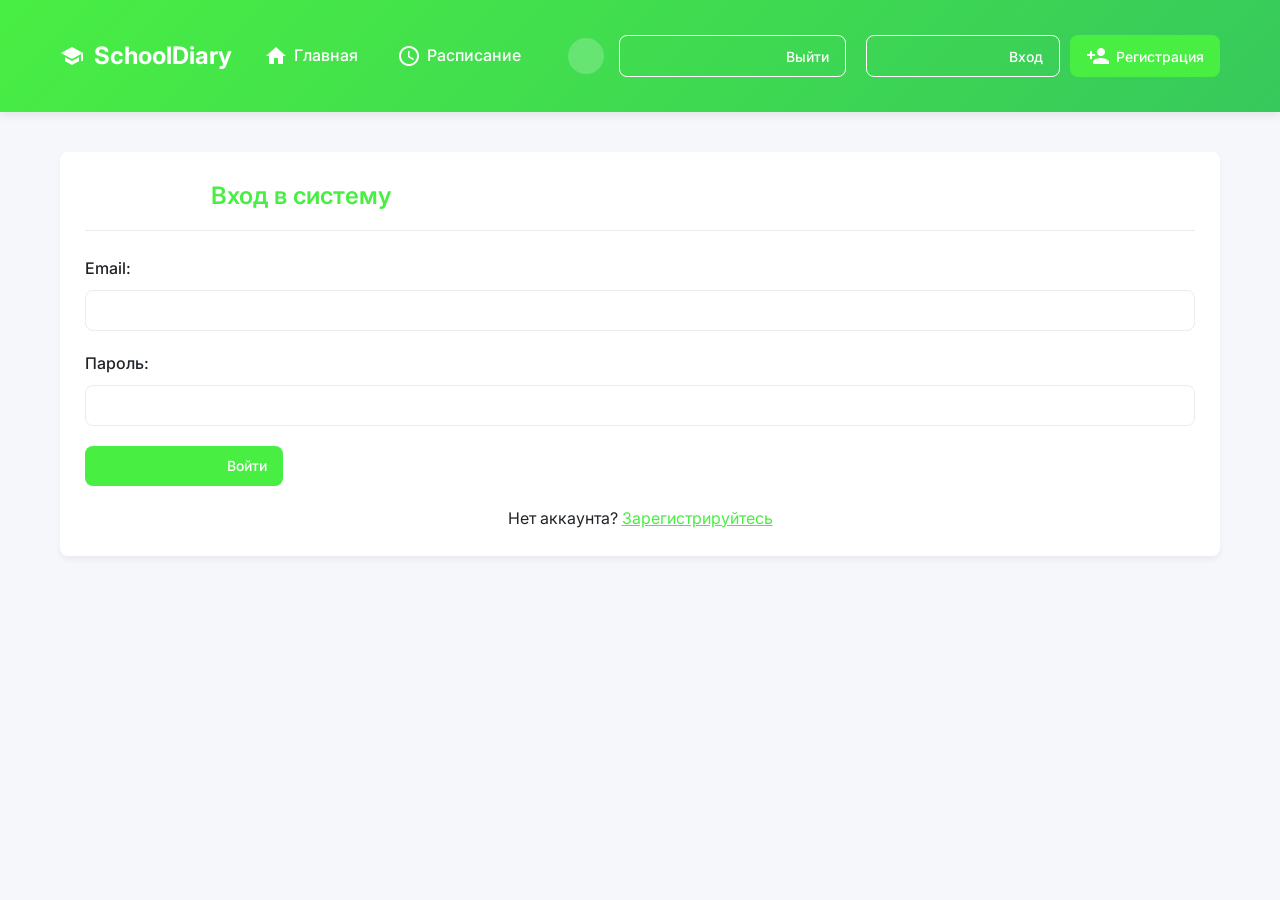
<file: e-diary.html>
<!DOCTYPE html>
<html lang="ru">
<head>
    <meta charset="UTF-8">
    <meta name="viewport" content="width=device-width, initial-scale=1.0">
    <title>Электронный дневник | SchoolDiary</title>
    <link href="https://fonts.googleapis.com/css2?family=Inter:wght@300;400;500;600;700&display=swap" rel="stylesheet">
    <style>
        :root {
            --primary: #49ee43;
            --primary-light: #eef2ff;
            --secondary: #37c95c;
            --success: #85f04c;
            --danger: #f72585;
            --warning: #f8961e;
            --info: #48efa9;
            --dark: #212529;
            --light: #f8f9fa;
            --gray: #6c757d;
            --gray-light: #e9ecef;
            --white: #ffffff;
            --border-radius: 8px;
            --box-shadow: 0 4px 6px rgba(0, 0, 0, 0.05);
            --transition: all 0.3s ease;
        }

        * {
            box-sizing: border-box;
            margin: 0;
            padding: 0;
            font-family: 'Inter', sans-serif;
        }
        
        body {
            background-color: #f5f7fb;
            color: var(--dark);
            line-height: 1.6;
        }
        
        .container {
            max-width: 1200px;
            margin: 0 auto;
            padding: 20px;
        }
        
        header {
            background: linear-gradient(135deg, var(--primary), var(--secondary));
            color: var(--white);
            padding: 15px 0;
            box-shadow: 0 2px 10px rgba(0, 0, 0, 0.1);
            position: sticky;
            top: 0;
            z-index: 100;
        }
        
        .header-content {
            display: flex;
            justify-content: space-between;
            align-items: center;
        }
        
        .logo {
            font-size: 24px;
            font-weight: 700;
            display: flex;
            align-items: center;
            gap: 10px;
        }
        
        .logo-icon {
            font-size: 28px;
        }
        
        nav ul {
            display: flex;
            list-style: none;
            gap: 15px;
        }
        
        nav ul li a {
            color: var(--white);
            text-decoration: none;
            font-weight: 500;
            padding: 8px 12px;
            border-radius: var(--border-radius);
            transition: var(--transition);
            display: flex;
            align-items: center;
            gap: 6px;
        }
        
        nav ul li a:hover {
            background-color: rgba(255, 255, 255, 0.15);
        }
        
        nav ul li a i {
            font-size: 18px;
        }
        
        .user-info {
            display: flex;
            align-items: center;
            gap: 15px;
        }
        
        .user-avatar {
            width: 36px;
            height: 36px;
            border-radius: 50%;
            background-color: rgba(255, 255, 255, 0.2);
            display: flex;
            align-items: center;
            justify-content: center;
            font-weight: 600;
        }
        
        .auth-buttons {
            display: flex;
            gap: 10px;
        }
        
        .btn {
            display: inline-flex;
            align-items: center;
            justify-content: center;
            gap: 6px;
            background-color: var(--primary);
            color: var(--white);
            border: none;
            padding: 8px 16px;
            border-radius: var(--border-radius);
            cursor: pointer;
            font-size: 14px;
            font-weight: 500;
            transition: var(--transition);
            text-decoration: none;
        }
        
        .btn:hover {
            transform: translateY(-2px);
            box-shadow: 0 4px 8px rgba(0, 0, 0, 0.1);
        }
        
        .btn-outline {
            background-color: transparent;
            border: 1px solid var(--white);
        }
        
        .btn-outline:hover {
            background-color: rgba(255, 255, 255, 0.1);
        }
        
        .btn-success {
            background-color: var(--success);
        }
        
        .btn-danger {
            background-color: var(--danger);
        }
        
        .btn-warning {
            background-color: var(--warning);
        }
        
        .btn-info {
            background-color: var(--info);
        }
        
        .btn-light {
            background-color: var(--light);
            color: var(--dark);
        }
        
        .page {
            background-color: var(--white);
            border-radius: var(--border-radius);
            padding: 25px;
            margin-top: 20px;
            box-shadow: var(--box-shadow);
            animation: fadeIn 0.4s ease-out;
        }
        
        @keyframes fadeIn {
            from { opacity: 0; transform: translateY(10px); }
            to { opacity: 1; transform: translateY(0); }
        }
        
        .page-header {
            display: flex;
            justify-content: space-between;
            align-items: center;
            margin-bottom: 25px;
            padding-bottom: 15px;
            border-bottom: 1px solid var(--gray-light);
        }
        
        .page-title {
            color: var(--primary);
            font-size: 24px;
            font-weight: 600;
        }
        
        .form-group {
            margin-bottom: 20px;
        }
        
        .form-label {
            display: block;
            margin-bottom: 8px;
            font-weight: 500;
            color: var(--dark);
        }
        
        .form-control {
            width: 100%;
            padding: 10px 12px;
            border: 1px solid var(--gray-light);
            border-radius: var(--border-radius);
            font-size: 15px;
            transition: var(--transition);
        }
        
        .form-control:focus {
            border-color: var(--primary);
            outline: none;
            box-shadow: 0 0 0 3px rgba(67, 97, 238, 0.15);
        }
        
        textarea.form-control {
            min-height: 120px;
            resize: vertical;
        }
        
        .alert {
            padding: 12px 16px;
            margin-bottom: 20px;
            border-radius: var(--border-radius);
            animation: slideIn 0.3s ease-out;
            display: flex;
            align-items: center;
            gap: 10px;
        }
        
        @keyframes slideIn {
            from { transform: translateX(20px); opacity: 0; }
            to { transform: translateX(0); opacity: 1; }
        }
        
        .alert-success {
            background-color: rgba(76, 201, 240, 0.1);
            color: var(--success);
            border: 1px solid var(--success);
        }
        
        .alert-error {
            background-color: rgba(247, 37, 133, 0.1);
            color: var(--danger);
            border: 1px solid var(--danger);
        }
        
        .alert-icon {
            font-size: 20px;
        }
        
        table {
            width: 100%;
            border-collapse: collapse;
            margin-top: 20px;
            box-shadow: 0 1px 3px rgba(0, 0, 0, 0.05);
        }
        
        th, td {
            padding: 12px 15px;
            text-align: left;
            border-bottom: 1px solid var(--gray-light);
        }
        
        th {
            background-color: var(--primary-light);
            color: var(--primary);
            font-weight: 600;
            text-transform: uppercase;
            font-size: 13px;
            letter-spacing: 0.5px;
        }
        
        tr:hover {
            background-color: var(--primary-light);
        }
        
        .hidden {
            display: none;
        }
        
        .card {
            background-color: var(--white);
            border-radius: var(--border-radius);
            padding: 20px;
            margin-bottom: 20px;
            box-shadow: var(--box-shadow);
            transition: var(--transition);
        }
        
        .card:hover {
            transform: translateY(-3px);
            box-shadow: 0 6px 12px rgba(0, 0, 0, 0.08);
        }
        
        .card-header {
            display: flex;
            justify-content: space-between;
            align-items: center;
            margin-bottom: 15px;
            padding-bottom: 10px;
            border-bottom: 1px solid var(--gray-light);
        }
        
        .card-title {
            font-size: 18px;
            font-weight: 600;
            color: var(--primary);
        }
        
        .stats-grid {
            display: grid;
            grid-template-columns: repeat(auto-fill, minmax(200px, 1fr));
            gap: 15px;
            margin-top: 20px;
        }
        
        .stat-card {
            background-color: var(--white);
            padding: 20px;
            border-radius: var(--border-radius);
            text-align: center;
            box-shadow: var(--box-shadow);
            transition: var(--transition);
        }
        
        .stat-card:hover {
            transform: translateY(-3px);
            box-shadow: 0 6px 12px rgba(0, 0, 0, 0.08);
        }
        
        .stat-card h4 {
            margin: 0 0 10px;
            color: var(--gray);
            font-size: 14px;
            font-weight: 500;
        }
        
        .stat-card p {
            font-size: 28px;
            font-weight: 700;
            color: var(--primary);
            margin: 0;
        }
        
        .badge {
            display: inline-flex;
            align-items: center;
            padding: 4px 10px;
            border-radius: 20px;
            font-size: 12px;
            font-weight: 600;
            white-space: nowrap;
        }
        
        .badge-success {
            background-color: rgba(76, 201, 240, 0.1);
            color: var(--success);
        }
        
        .badge-danger {
            background-color: rgba(247, 37, 133, 0.1);
            color: var(--danger);
        }
        
        .badge-warning {
            background-color: rgba(248, 150, 30, 0.1);
            color: var(--warning);
        }
        
        .badge-info {
            background-color: rgba(72, 149, 239, 0.1);
            color: var(--info);
        }
        
        .grade {
            display: inline-flex;
            align-items: center;
            justify-content: center;
            width: 28px;
            height: 28px;
            border-radius: 50%;
            font-weight: 600;
            font-size: 14px;
        }
        
        .grade-5 {
            background-color: rgba(76, 201, 240, 0.2);
            color: var(--success);
        }
        
        .grade-4 {
            background-color: rgba(72, 149, 239, 0.2);
            color: var(--info);
        }
        
        .grade-3 {
            background-color: rgba(248, 150, 30, 0.2);
            color: var(--warning);
        }
        
        .grade-2 {
            background-color: rgba(247, 37, 133, 0.2);
            color: var(--danger);
        }
        
        .empty-state {
            text-align: center;
            padding: 40px 20px;
            color: var(--gray);
        }
        
        .empty-icon {
            font-size: 48px;
            margin-bottom: 15px;
            color: var(--gray-light);
        }
        
        .empty-text {
            font-size: 16px;
            margin-bottom: 20px;
        }
        
        .tabs {
            display: flex;
            border-bottom: 1px solid var(--gray-light);
            margin-bottom: 20px;
        }
        
        .tab {
            padding: 12px 20px;
            cursor: pointer;
            border-bottom: 3px solid transparent;
            transition: var(--transition);
            font-weight: 500;
            color: var(--gray);
        }
        
        .tab.active {
            border-bottom-color: var(--primary);
            color: var(--primary);
        }
        
        .tab:hover:not(.active) {
            color: var(--dark);
        }
        
        .tab-content {
            display: none;
            animation: fadeIn 0.4s ease-out;
        }
        
        .tab-content.active {
            display: block;
        }
        
        .action-buttons {
            display: flex;
            gap: 8px;
        }
        
        .avatar {
            width: 40px;
            height: 40px;
            border-radius: 50%;
            background-color: var(--primary-light);
            color: var(--primary);
            display: flex;
            align-items: center;
            justify-content: center;
            font-weight: 600;
        }
        
        .student-list {
            list-style: none;
        }
        
        .student-item {
            display: flex;
            align-items: center;
            padding: 12px 15px;
            background-color: var(--white);
            margin-bottom: 8px;
            border-radius: var(--border-radius);
            box-shadow: var(--box-shadow);
            transition: var(--transition);
        }
        
        .student-item:hover {
            transform: translateY(-2px);
            box-shadow: 0 6px 12px rgba(0, 0, 0, 0.08);
        }
        
        .student-avatar {
            margin-right: 15px;
        }
        
        .student-info {
            flex: 1;
        }
        
        .student-name {
            font-weight: 600;
            margin-bottom: 3px;
        }
        
        .student-email {
            font-size: 13px;
            color: var(--gray);
        }
        
        .student-stats {
            display: flex;
            align-items: center;
            gap: 15px;
        }
        
        .schedule-day {
            margin-bottom: 25px;
        }
        
        .schedule-day-title {
            font-size: 18px;
            font-weight: 600;
            color: var(--primary);
            margin-bottom: 15px;
            display: flex;
            align-items: center;
            gap: 10px;
        }
        
        .schedule-lesson {
            display: flex;
            justify-content: space-between;
            align-items: center;
            padding: 12px 15px;
            background-color: var(--white);
            margin-bottom: 8px;
            border-radius: var(--border-radius);
            box-shadow: var(--box-shadow);
            transition: var(--transition);
        }
        
        .schedule-lesson:hover {
            transform: translateY(-2px);
            box-shadow: 0 6px 12px rgba(0, 0, 0, 0.08);
        }
        
        .lesson-time {
            font-weight: 600;
            color: var(--primary);
            min-width: 120px;
        }
        
        .lesson-subject {
            flex: 1;
            font-weight: 500;
        }
        
        .lesson-room {
            color: var(--gray);
            min-width: 80px;
        }
        
        .material-icons {
            font-family: 'Material Icons';
            font-weight: normal;
            font-style: normal;
            font-size: 24px;
            line-height: 1;
            letter-spacing: normal;
            text-transform: none;
            display: inline-block;
            white-space: nowrap;
            word-wrap: normal;
            direction: ltr;
            -webkit-font-feature-settings: 'liga';
            -webkit-font-smoothing: antialiased;
        }
    </style>
    <link href="https://fonts.googleapis.com/icon?family=Material+Icons" rel="stylesheet">
</head>
<body>
    <header>
        <div class="container header-content">
            <div class="logo">
                <span class="material-icons logo-icon">school</span>
                <span>SchoolDiary</span>
            </div>
            <nav>
                <ul>
                    <li><a href="#" onclick="showPage('dashboard')"><i class="material-icons">home</i>Главная</a></li>
                    <li><a href="#" onclick="showPage('schedule')"><i class="material-icons">schedule</i>Расписание</a></li>
                    <li><a href="#" onclick="showPage('journal')" id="journal-link" class="hidden"><i class="material-icons">book</i>Журнал</a></li>
                </ul>
            </nav>
            <div class="user-info" id="user-info">
                <div class="user-avatar" id="user-avatar"></div>
                <button class="btn btn-outline" onclick="logout()" id="logout-btn"><i class="material-icons">logout</i>Выйти</button>
            </div>
            <div class="auth-buttons" id="auth-buttons">
                <button class="btn btn-outline" onclick="showPage('login')"><i class="material-icons">login</i>Вход</button>
                <button class="btn" onclick="showPage('register')"><i class="material-icons">person_add</i>Регистрация</button>
            </div>
        </div>
    </header>

    <div class="container">
        <div id="alerts"></div>
        
        <!-- Страница входа -->
        <div id="login-page" class="page hidden">
            <div class="page-header">
                <h2 class="page-title"><i class="material-icons">login</i> Вход в систему</h2>
            </div>
            <form onsubmit="login(event)">
                <div class="form-group">
                    <label for="login-email" class="form-label">Email:</label>
                    <input type="email" id="login-email" class="form-control" required>
                </div>
                <div class="form-group">
                    <label for="login-password" class="form-label">Пароль:</label>
                    <input type="password" id="login-password" class="form-control" required>
                </div>
                <button type="submit" class="btn"><i class="material-icons">login</i> Войти</button>
            </form>
            <p style="margin-top: 20px; text-align: center;">Нет аккаунта? <a href="#" onclick="showPage('register')" style="color: var(--primary);">Зарегистрируйтесь</a></p>
        </div>
        
        <!-- Страница регистрации -->
        <div id="register-page" class="page hidden">
            <div class="page-header">
                <h2 class="page-title"><i class="material-icons">person_add</i> Регистрация</h2>
            </div>
            <form onsubmit="register(event)">
                <div class="form-group">
                    <label for="reg-fullname" class="form-label">ФИО:</label>
                    <input type="text" id="reg-fullname" class="form-control" required>
                </div>
                <div class="form-group">
                    <label for="reg-email" class="form-label">Email:</label>
                    <input type="email" id="reg-email" class="form-control" required>
                </div>
                <div class="form-group">
                    <label for="reg-class" class="form-label">Класс:</label>
                    <input type="text" id="reg-class" class="form-control" required>
                </div>
                <div class="form-group">
                    <label for="reg-role" class="form-label">Роль:</label>
                    <select id="reg-role" class="form-control" required onchange="toggleChildField()">
                        <option value="">Выберите роль</option>
                        <option value="teacher">Учитель</option>
                        <option value="student">Ученик</option>
                        <option value="parent">Родитель</option>
                    </select>
                </div>
                <div class="form-group hidden" id="child-field">
                    <label for="reg-child" class="form-label">ФИО ребенка:</label>
                    <input type="text" id="reg-child" class="form-control">
                </div>
                <div class="form-group">
                    <label for="reg-password" class="form-label">Пароль:</label>
                    <input type="password" id="reg-password" class="form-control" required>
                </div>
                <div class="form-group">
                    <label for="reg-confirm-password" class="form-label">Подтвердите пароль:</label>
                    <input type="password" id="reg-confirm-password" class="form-control" required>
                </div>
                <button type="submit" class="btn"><i class="material-icons">person_add</i> Зарегистрироваться</button>
            </form>
        </div>
        
        <!-- Главная страница -->
        <div id="dashboard-page" class="page hidden">
            <div class="page-header">
                <h2 class="page-title"><i class="material-icons">dashboard</i> Главная страница</h2>
            </div>
            <div id="dashboard-content"></div>
        </div>
        
        <!-- Расписание -->
        <div id="schedule-page" class="page hidden">
            <div class="page-header">
                <h2 class="page-title"><i class="material-icons">schedule</i> Расписание занятий</h2>
            </div>
            <div id="schedule-content"></div>
        </div>
        
        <!-- Журнал -->
        <div id="journal-page" class="page hidden">
            <div class="page-header">
                <h2 class="page-title"><i class="material-icons">book</i> Журнал успеваемости</h2>
            </div>
            <div id="journal-content"></div>
        </div>
    </div>

    <script>
        // База данных в localStorage
        const database = {
            users: JSON.parse(localStorage.getItem('users')) || [],
            schedule: JSON.parse(localStorage.getItem('schedule')) || [],
            journal: JSON.parse(localStorage.getItem('journal')) || [],
            
            saveUsers: function() {
                localStorage.setItem('users', JSON.stringify(this.users));
            },
            
            saveSchedule: function() {
                localStorage.setItem('schedule', JSON.stringify(this.schedule));
            },
            
            saveJournal: function() {
                localStorage.setItem('journal', JSON.stringify(this.journal));
            },
            
            // Инициализация тестовых данных
            init: function() {
                if (this.users.length === 0) {
                    // Тестовый учитель
                    this.users.push({
                        id: 1,
                        fullName: "Иванова Мария Петровна",
                        email: "teacher@school.ru",
                        class: "5А",
                        role: "teacher",
                        password: "teacher123",
                        childId: null
                    });
                    
                    // Тестовый ученик
                    this.users.push({
                        id: 2,
                        fullName: "Петров Иван Сергеевич",
                        email: "student@school.ru",
                        class: "5А",
                        role: "student",
                        password: "student123",
                        childId: null
                    });
                    
                    // Тестовый родитель
                    this.users.push({
                        id: 3,
                        fullName: "Петрова Ольга Ивановна",
                        email: "parent@school.ru",
                        class: "5А",
                        role: "parent",
                        password: "parent123",
                        childId: 2
                    });
                    
                    // Еще тестовые данные
                    const classes = ["5А", "5Б", "6А", "6Б", "7А", "7Б"];
                    const subjects = ["Математика", "Русский язык", "Литература", "История", "Биология", "География", "Физика", "Химия"];
                    
                    // Добавляем учеников для разных классов
                    classes.forEach(class_ => {
                        for (let i = 1; i <= 5; i++) {
                            this.users.push({
                                id: this.users.length + 1,
                                fullName: `Ученик ${class_} ${i}`,
                                email: `student${class_}${i}@school.ru`,
                                class: class_,
                                role: "student",
                                password: "student123",
                                childId: null
                            });
                        }
                    });
                    
                    // Добавляем учителей для разных классов
                    classes.forEach(class_ => {
                        this.users.push({
                            id: this.users.length + 1,
                            fullName: `Учитель ${class_}`,
                            email: `teacher${class_}@school.ru`,
                            class: class_,
                            role: "teacher",
                            password: "teacher123",
                            childId: null
                        });
                    });
                    
                    this.saveUsers();
                }
                
                if (this.schedule.length === 0) {
                    const days = ["Понедельник", "Вторник", "Среда", "Четверг", "Пятница"];
                    const subjects = ["Математика", "Русский язык", "Литература", "История", "Биология", "География"];
                    const classes = ["5А", "5Б", "6А", "6Б", "7А", "7Б"];
                    
                    classes.forEach(class_ => {
                        days.forEach(day => {
                            for (let i = 0; i < 6; i++) {
                                this.schedule.push({
                                    id: this.schedule.length + 1,
                                    class: class_,
                                    day: day,
                                    subject: subjects[Math.floor(Math.random() * subjects.length)],
                                    time: `${8 + i}:00 - ${8 + i + 1}:00`,
                                    room: `${200 + Math.floor(Math.random() * 100)}`
                                });
                            }
                        });
                    });
                    
                    this.saveSchedule();
                }
                
                if (this.journal.length === 0) {
                    const dates = ["2023-09-01", "2023-09-02", "2023-09-05", "2023-09-06", "2023-09-07", "2023-09-08", "2023-09-09"];
                    const subjects = ["Математика", "Русский язык", "Литература", "История", "Биология", "География"];
                    const classes = ["5А", "5Б", "6А", "6Б", "7А", "7Б"];
                    
                    classes.forEach(class_ => {
                        const classStudents = this.users.filter(u => u.class === class_ && u.role === "student");
                        
                        dates.forEach(date => {
                            subjects.forEach(subject => {
                                classStudents.forEach(student => {
                                    this.journal.push({
                                        id: this.journal.length + 1,
                                        studentId: student.id,
                                        date: date,
                                        subject: subject,
                                        attendance: Math.random() > 0.2,
                                        grade: Math.random() > 0.3 ? Math.floor(Math.random() * 4) + 2 : null,
                                        homework: "Подготовить доклад по теме урока",
                                        teacherNotes: ""
                                    });
                                });
                            });
                        });
                    });
                    
                    this.saveJournal();
                }
            },
            
            // Получить все классы
            getClasses: function() {
                const classes = new Set();
                this.users.forEach(user => {
                    if (user.class) classes.add(user.class);
                });
                return Array.from(classes).sort();
            }
        };
        
        // Текущий пользователь
        let currentUser = null;
        // Текущий выбранный класс для журнала
        let currentJournalClass = null;
        
        // Инициализация при загрузке
        window.onload = function() {
            database.init();
            showPage('login');
            
            // Проверяем, есть ли сохраненный пользователь
            const savedUser = localStorage.getItem('currentUser');
            if (savedUser) {
                currentUser = JSON.parse(savedUser);
                updateUI();
                showPage('dashboard');
            }
        };
        
        // Показать страницу
        function showPage(pageId) {
            document.querySelectorAll('.page').forEach(page => {
                page.classList.add('hidden');
            });
            
            document.getElementById(`${pageId}-page`).classList.remove('hidden');
            
            // Загружаем контент для страницы
            switch(pageId) {
                case 'dashboard':
                    loadDashboard();
                    break;
                case 'schedule':
                    loadSchedule();
                    break;
                case 'journal':
                    loadJournal();
                    break;
            }
        }
        
        // Обновление интерфейса
        function updateUI() {
            const authButtons = document.getElementById('auth-buttons');
            const userInfo = document.getElementById('user-info');
            const journalLink = document.getElementById('journal-link');
            const userAvatar = document.getElementById('user-avatar');
            
            if (currentUser) {
                authButtons.classList.add('hidden');
                userInfo.classList.remove('hidden');
                
                // Устанавливаем аватар пользователя
                if (currentUser.fullName) {
                    const initials = currentUser.fullName.split(' ').map(n => n[0]).join('').toUpperCase();
                    userAvatar.textContent = initials;
                }
                
                // Показываем журнал только учителям
                if (currentUser.role === 'teacher') {
                    journalLink.classList.remove('hidden');
                } else {
                    journalLink.classList.add('hidden');
                }
            } else {
                authButtons.classList.remove('hidden');
                userInfo.classList.add('hidden');
                journalLink.classList.add('hidden');
            }
        }
        
        // Получить название роли
        function getRoleName(role) {
            switch(role) {
                case 'teacher': return 'Учитель';
                case 'student': return 'Ученик';
                case 'parent': return 'Родитель';
                default: return role;
            }
        }
        
        // Показать сообщение
        function showAlert(message, type) {
            const alerts = document.getElementById('alerts');
            const alert = document.createElement('div');
            alert.className = `alert alert-${type === 'success' ? 'success' : 'error'}`;
            
            const icon = document.createElement('i');
            icon.className = `material-icons alert-icon`;
            icon.textContent = type === 'success' ? 'check_circle' : 'error';
            
            const text = document.createElement('span');
            text.textContent = message;
            
            alert.appendChild(icon);
            alert.appendChild(text);
            alerts.appendChild(alert);
            
            setTimeout(() => {
                alert.remove();
            }, 3000);
        }
        
        // Вход
        function login(event) {
            event.preventDefault();
            
            const email = document.getElementById('login-email').value;
            const password = document.getElementById('login-password').value;
            
            const user = database.users.find(u => u.email === email && u.password === password);
            
            if (user) {
                currentUser = user;
                localStorage.setItem('currentUser', JSON.stringify(user));
                updateUI();
                showPage('dashboard');
                showAlert('Вход выполнен успешно!', 'success');
            } else {
                showAlert('Неверный email или пароль', 'error');
            }
        }
        
        // Регистрация
        function register(event) {
            event.preventDefault();
            
            const fullName = document.getElementById('reg-fullname').value;
            const email = document.getElementById('reg-email').value;
            const class_ = document.getElementById('reg-class').value;
            const role = document.getElementById('reg-role').value;
            const password = document.getElementById('reg-password').value;
            const confirmPassword = document.getElementById('reg-confirm-password').value;
            
            // Проверки
            if (password !== confirmPassword) {
                showAlert('Пароли не совпадают', 'error');
                return;
            }
            
            if (database.users.some(u => u.email === email)) {
                showAlert('Пользователь с таким email уже существует', 'error');
                return;
            }
            
            let childId = null;
            if (role === 'parent') {
                const childName = document.getElementById('reg-child').value;
                const child = database.users.find(u => u.fullName === childName && u.class === class_);
                
                if (!child) {
                    showAlert('Ученик не найден. Проверьте ФИО и класс.', 'error');
                    return;
                }
                
                childId = child.id;
            }
            
            // Создаем нового пользователя
            const newUser = {
                id: database.users.length > 0 ? Math.max(...database.users.map(u => u.id)) + 1 : 1,
                fullName: fullName,
                email: email,
                class: class_,
                role: role,
                password: password,
                childId: childId
            };
            
            database.users.push(newUser);
            database.saveUsers();
            
            showAlert('Регистрация успешна! Теперь вы можете войти.', 'success');
            showPage('login');
        }
        
        // Выход
        function logout() {
            currentUser = null;
            localStorage.removeItem('currentUser');
            updateUI();
            showPage('login');
            showAlert('Вы успешно вышли из системы', 'success');
        }
        
        // Показать/скрыть поле для ребенка
        function toggleChildField() {
            const role = document.getElementById('reg-role').value;
            const childField = document.getElementById('child-field');
            
            childField.classList.toggle('hidden', role !== 'parent');
        }
        
        // Загрузка главной страницы
        function loadDashboard() {
            const content = document.getElementById('dashboard-content');
            
            if (currentUser.role === 'teacher') {
                // Для учителя - список учеников и последние оценки
                const students = database.users.filter(u => u.class === currentUser.class && u.role === 'student');
                
                let html = `
                    <div class="card">
                        <div class="card-header">
                            <h3 class="card-title"><i class="material-icons">group</i> Класс ${currentUser.class}</h3>
                        </div>
                        <div class="stats-grid">
                            <div class="stat-card">
                                <h4>Учеников</h4>
                                <p>${students.length}</p>
                            </div>
                            <div class="stat-card">
                                <h4>Средний балл</h4>
                                <p>${calculateAverageGrade(currentUser.class).toFixed(2)}</p>
                            </div>
                            <div class="stat-card">
                                <h4>Посещаемость</h4>
                                <p>${calculateAttendanceRate(currentUser.class)}%</p>
                            </div>
                        </div>
                    </div>
                    
                    <div class="card">
                        <div class="card-header">
                            <h3 class="card-title"><i class="material-icons">people</i> Ученики класса</h3>
                        </div>
                        <table>
                            <thead>
                                <tr>
                                    <th>ФИО</th>
                                    <th>Email</th>
                                    <th>Средний балл</th>
                                </tr>
                            </thead>
                            <tbody>
                `;
                
                students.forEach(student => {
                    const avgGrade = calculateStudentAverageGrade(student.id);
                    html += `
                        <tr>
                            <td>${student.fullName}</td>
                            <td>${student.email}</td>
                            <td>
                                ${avgGrade ? 
                                    `<span class="grade grade-${Math.round(avgGrade)}">${avgGrade.toFixed(2)}</span>` : 
                                    'Нет оценок'}
                            </td>
                        </tr>
                    `;
                });
                
                html += `
                            </tbody>
                        </table>
                    </div>
                    
                    <div class="card">
                        <div class="card-header">
                            <h3 class="card-title"><i class="material-icons">assignment</i> Последние оценки класса</h3>
                        </div>
                `;
                
                // Последние оценки класса
                const classJournalEntries = database.journal
                    .filter(j => {
                        const student = database.users.find(u => u.id === j.studentId);
                        return student && student.class === currentUser.class;
                    })
                    .sort((a, b) => new Date(b.date) - new Date(a.date))
                    .slice(0, 10);
                
                if (classJournalEntries.length === 0) {
                    html += `
                        <div class="empty-state">
                            <i class="material-icons empty-icon">assignment</i>
                            <p class="empty-text">Нет данных об оценках</p>
                        </div>
                    `;
                } else {
                    html += `
                        <table>
                            <thead>
                                <tr>
                                    <th>Дата</th>
                                    <th>Ученик</th>
                                    <th>Предмет</th>
                                    <th>Оценка</th>
                                    <th>Домашнее задание</th>
                                </tr>
                            </thead>
                            <tbody>
                    `;
                    
                    classJournalEntries.forEach(entry => {
                        const student = database.users.find(u => u.id === entry.studentId);
                        html += `
                            <tr>
                                <td>${entry.date}</td>
                                <td>${student ? student.fullName : 'Неизвестно'}</td>
                                <td>${entry.subject}</td>
                                <td>
                                    ${entry.grade ? 
                                        `<span class="grade grade-${entry.grade}">${entry.grade}</span>` : 
                                        'Нет оценки'}
                                </td>
                                <td>${entry.homework}</td>
                            </tr>
                        `;
                    });
                    
                    html += `
                            </tbody>
                        </table>
                    `;
                }
                
                html += `</div>`;
                
                content.innerHTML = html;
            } else if (currentUser.role === 'parent') {
                // Для родителя - информация о ребенке
                const child = database.users.find(u => u.id === currentUser.childId);
                
                if (child) {
                    const journalEntries = database.journal
                        .filter(j => j.studentId === child.id)
                        .sort((a, b) => new Date(b.date) - new Date(a.date))
                        .slice(0, 10);
                    
                    const avgGrade = calculateStudentAverageGrade(child.id);
                    const attendanceRate = calculateStudentAttendanceRate(child.id);
                    
                    let html = `
                        <div class="card">
                            <div class="card-header">
                                <h3 class="card-title"><i class="material-icons">child_care</i> Информация о вашем ребенке</h3>
                            </div>
                            <div style="padding: 20px;">
                                <div style="display: flex; align-items: center; gap: 20px; margin-bottom: 20px;">
                                    <div class="avatar">${getInitials(child.fullName)}</div>
                                    <div>
                                        <h3 style="margin-bottom: 5px;">${child.fullName}</h3>
                                        <p style="color: var(--gray);">Класс: ${child.class}</p>
                                    </div>
                                </div>
                                
                                <div class="stats-grid">
                                    <div class="stat-card">
                                        <h4>Средний балл</h4>
                                        <p>${avgGrade ? avgGrade.toFixed(2) : 'Нет'}</p>
                                    </div>
                                    <div class="stat-card">
                                        <h4>Посещаемость</h4>
                                        <p>${attendanceRate}%</p>
                                    </div>
                                </div>
                            </div>
                        </div>
                        
                        <div class="card">
                            <div class="card-header">
                                <h3 class="card-title"><i class="material-icons">grade</i> Последние оценки</h3>
                            </div>
                    `;
                    
                    if (journalEntries.length === 0) {
                        html += `
                            <div class="empty-state">
                                <i class="material-icons empty-icon">grade</i>
                                <p class="empty-text">Нет данных об оценках</p>
                            </div>
                        `;
                    } else {
                        html += `
                            <table>
                                <thead>
                                    <tr>
                                        <th>Дата</th>
                                        <th>Предмет</th>
                                        <th>Посещаемость</th>
                                        <th>Оценка</th>
                                        <th>Домашнее задание</th>
                                    </tr>
                                </thead>
                                <tbody>
                        `;
                        
                        journalEntries.forEach(entry => {
                            html += `
                                <tr>
                                    <td>${entry.date}</td>
                                    <td>${entry.subject}</td>
                                    <td>
                                        <span class="badge ${entry.attendance ? 'badge-success' : 'badge-danger'}">
                                            ${entry.attendance ? 'Присутствовал' : 'Отсутствовал'}
                                        </span>
                                    </td>
                                    <td>
                                        ${entry.grade ? 
                                            `<span class="grade grade-${entry.grade}">${entry.grade}</span>` : 
                                            'Нет оценки'}
                                    </td>
                                    <td>${entry.homework}</td>
                                </tr>
                            `;
                        });
                        
                        html += `
                                </tbody>
                            </table>
                        `;
                    }
                    
                    html += `</div>`;
                    
                    content.innerHTML = html;
                } else {
                    content.innerHTML = `
                        <div class="card">
                            <div class="empty-state">
                                <i class="material-icons empty-icon">warning</i>
                                <p class="empty-text">Информация о ребенке не найдена</p>
                            </div>
                        </div>
                    `;
                }
            } else {
                // Для ученика - его оценки
                const journalEntries = database.journal
                    .filter(j => j.studentId === currentUser.id)
                    .sort((a, b) => new Date(b.date) - new Date(a.date))
                    .slice(0, 10);
                
                const avgGrade = calculateStudentAverageGrade(currentUser.id);
                const attendanceRate = calculateStudentAttendanceRate(currentUser.id);
                
                let html = `
                    <div class="card">
                        <div class="card-header">
                            <h3 class="card-title"><i class="material-icons">person</i> Ваша успеваемость</h3>
                        </div>
                        <div style="padding: 20px;">
                            <div style="display: flex; align-items: center; gap: 20px; margin-bottom: 20px;">
                                <div class="avatar">${getInitials(currentUser.fullName)}</div>
                                <div>
                                    <h3 style="margin-bottom: 5px;">${currentUser.fullName}</h3>
                                    <p style="color: var(--gray);">Класс: ${currentUser.class}</p>
                                </div>
                            </div>
                            
                            <div class="stats-grid">
                                <div class="stat-card">
                                    <h4>Средний балл</h4>
                                    <p>${avgGrade ? avgGrade.toFixed(2) : 'Нет'}</p>
                                </div>
                                <div class="stat-card">
                                    <h4>Посещаемость</h4>
                                    <p>${attendanceRate}%</p>
                                </div>
                            </div>
                        </div>
                    </div>
                    
                    <div class="card">
                        <div class="card-header">
                            <h3 class="card-title"><i class="material-icons">grade</i> Последние оценки</h3>
                        </div>
                `;
                
                if (journalEntries.length === 0) {
                    html += `
                        <div class="empty-state">
                            <i class="material-icons empty-icon">grade</i>
                            <p class="empty-text">У вас пока нет оценок</p>
                        </div>
                    `;
                } else {
                    html += `
                        <table>
                            <thead>
                                <tr>
                                    <th>Дата</th>
                                    <th>Предмет</th>
                                    <th>Посещаемость</th>
                                    <th>Оценка</th>
                                    <th>Домашнее задание</th>
                                </tr>
                            </thead>
                            <tbody>
                    `;
                    
                    journalEntries.forEach(entry => {
                        html += `
                            <tr>
                                <td>${entry.date}</td>
                                <td>${entry.subject}</td>
                                <td>
                                    <span class="badge ${entry.attendance ? 'badge-success' : 'badge-danger'}">
                                        ${entry.attendance ? 'Присутствовал' : 'Отсутствовал'}
                                    </span>
                                </td>
                                <td>
                                    ${entry.grade ? 
                                        `<span class="grade grade-${entry.grade}">${entry.grade}</span>` : 
                                        'Нет оценки'}
                                </td>
                                <td>${entry.homework}</td>
                            </tr>
                        `;
                    });
                    
                    html += `
                            </tbody>
                        </table>
                    `;
                }
                
                html += `</div>`;
                
                content.innerHTML = html;
            }
        }
        
        // Получить инициалы из ФИО
        function getInitials(fullName) {
            if (!fullName) return '';
            return fullName.split(' ').map(n => n[0]).join('').toUpperCase();
        }
        
        // Рассчитать средний балл ученика
        function calculateStudentAverageGrade(studentId) {
            const grades = database.journal
                .filter(j => j.studentId === studentId && j.grade)
                .map(j => j.grade);
            
            if (grades.length === 0) return null;
            
            return grades.reduce((sum, grade) => sum + grade, 0) / grades.length;
        }
        
        // Рассчитать средний балл класса
        function calculateAverageGrade(class_) {
            const students = database.users.filter(u => u.class === class_ && u.role === 'student');
            const grades = [];
            
            students.forEach(student => {
                const studentGrades = database.journal
                    .filter(j => j.studentId === student.id && j.grade)
                    .map(j => j.grade);
                
                grades.push(...studentGrades);
            });
            
            if (grades.length === 0) return 0;
            
            return grades.reduce((sum, grade) => sum + grade, 0) / grades.length;
        }
        
        // Рассчитать посещаемость ученика
        function calculateStudentAttendanceRate(studentId) {
            const entries = database.journal.filter(j => j.studentId === studentId);
            if (entries.length === 0) return 0;
            
            const presentCount = entries.filter(j => j.attendance).length;
            return Math.round((presentCount / entries.length) * 100);
        }
        
        // Рассчитать посещаемость класса
        function calculateAttendanceRate(class_) {
            const entries = database.journal.filter(j => {
                const student = database.users.find(u => u.id === j.studentId);
                return student && student.class === class_;
            });
            
            if (entries.length === 0) return 0;
            
            const presentCount = entries.filter(j => j.attendance).length;
            return Math.round((presentCount / entries.length) * 100);
        }
        
        // Загрузка расписания
        function loadSchedule() {
            const content = document.getElementById('schedule-content');
            const classSchedule = database.schedule.filter(s => s.class === currentUser.class);
            
            const days = {};
            classSchedule.forEach(item => {
                if (!days[item.day]) {
                    days[item.day] = [];
                }
                days[item.day].push(item);
            });
            
            let html = '';
            
            // Форма добавления расписания (только для учителей)
            if (currentUser.role === 'teacher') {
                html += `
                    <div class="card">
                        <div class="card-header">
                            <h3 class="card-title"><i class="material-icons">edit_calendar</i> Управление расписанием</h3>
                        </div>
                        <div style="padding: 20px;">
                            <form onsubmit="addScheduleItem(event)">
                                <div class="form-group">
                                    <label for="schedule-day" class="form-label">День недели:</label>
                                    <select id="schedule-day" class="form-control" required>
                                        <option value="Понедельник">Понедельник</option>
                                        <option value="Вторник">Вторник</option>
                                        <option value="Среда">Среда</option>
                                        <option value="Четверг">Четверг</option>
                                        <option value="Пятница">Пятница</option>
                                    </select>
                                </div>
                                <div class="form-group">
                                    <label for="schedule-time" class="form-label">Время:</label>
                                    <input type="text" id="schedule-time" class="form-control" placeholder="08:30-09:15" required>
                                </div>
                                <div class="form-group">
                                    <label for="schedule-subject" class="form-label">Предмет:</label>
                                    <input type="text" id="schedule-subject" class="form-control" required>
                                </div>
                                <div class="form-group">
                                    <label for="schedule-room" class="form-label">Кабинет:</label>
                                    <input type="text" id="schedule-room" class="form-control" required>
                                </div>
                                <button type="submit" class="btn"><i class="material-icons">add</i> Добавить в расписание</button>
                            </form>
                        </div>
                    </div>
                `;
            }
            
            html += '<div class="card"><div class="card-header"><h3 class="card-title"><i class="material-icons">calendar_today</i> Расписание занятий</h3></div><div style="padding: 20px;">';
            
            if (Object.keys(days).length === 0) {
                html += `
                    <div class="empty-state">
                        <i class="material-icons empty-icon">schedule</i>
                        <p class="empty-text">Расписание не найдено</p>
                    </div>
                `;
            } else {
                for (const day in days) {
                    html += `
                        <div class="schedule-day">
                            <h4 class="schedule-day-title"><i class="material-icons">event</i> ${day}</h4>
                    `;
                    
                    days[day].forEach(lesson => {
                        html += `
                            <div class="schedule-lesson">
                                <div class="lesson-time">${lesson.time}</div>
                                <div class="lesson-subject">${lesson.subject}</div>
                                <div class="lesson-room">Каб. ${lesson.room}</div>
                                ${currentUser.role === 'teacher' ? 
                                  `<button onclick="removeScheduleItem(${lesson.id})" class="btn btn-danger"><i class="material-icons">delete</i></button>` : ''}
                            </div>
                        `;
                    });
                    
                    html += `</div>`;
                }
            }
            
            html += '</div></div>';
            content.innerHTML = html;
        }
        
        // Добавление пункта расписания
        function addScheduleItem(event) {
            event.preventDefault();
            
            if (currentUser.role !== 'teacher') {
                showAlert('Только учителя могут редактировать расписание', 'error');
                return;
            }

            const day = document.getElementById('schedule-day').value;
            const time = document.getElementById('schedule-time').value;
            const subject = document.getElementById('schedule-subject').value;
            const room = document.getElementById('schedule-room').value;

            const newItem = {
                id: database.schedule.length > 0 ? Math.max(...database.schedule.map(i => i.id)) + 1 : 1,
                class: currentUser.class,
                day: day,
                time: time,
                subject: subject,
                room: room
            };

            database.schedule.push(newItem);
            database.saveSchedule();
            
            showAlert('Пункт расписания добавлен', 'success');
            loadSchedule(); // Перезагружаем расписание
            
            // Очищаем форму
            document.getElementById('schedule-time').value = '';
            document.getElementById('schedule-subject').value = '';
            document.getElementById('schedule-room').value = '';
        }

        // Удаление пункта расписания
        function removeScheduleItem(id) {
            if (currentUser.role !== 'teacher') {
                showAlert('Только учителя могут редактировать расписание', 'error');
                return;
            }
            
            const index = database.schedule.findIndex(item => item.id === id);
            if (index !== -1) {
                database.schedule.splice(index, 1);
                database.saveSchedule();
                showAlert('Пункт расписания удален', 'success');
                loadSchedule();
            }
        }
        
        // Загрузка журнала (для учителей)
        function loadJournal() {
            const content = document.getElementById('journal-content');
            
            if (currentUser.role !== 'teacher') {
                content.innerHTML = `
                    <div class="card">
                        <div class="empty-state">
                            <i class="material-icons empty-icon">block</i>
                            <p class="empty-text">Доступ запрещен</p>
                        </div>
                    </div>
                `;
                return;
            }

            // Если класс не выбран, используем класс текущего пользователя
            if (!currentJournalClass) {
                currentJournalClass = currentUser.class;
            }
            
            const classes = database.getClasses();
            const students = database.users.filter(u => u.class === currentJournalClass && u.role === 'student');
            const journalEntries = database.journal
                .filter(j => {
                    const student = database.users.find(u => u.id === j.studentId);
                    return student && student.class === currentJournalClass;
                })
                .sort((a, b) => new Date(b.date) - new Date(a.date));
            
            let html = `
                <div class="card">
                    <div style="padding: 20px;">
                        <div class="form-group">
                            <label for="journal-class-select" class="form-label">Класс:</label>
                            <select id="journal-class-select" class="form-control" onchange="changeJournalClass(this.value)">
                                ${classes.map(class_ => 
                                    `<option value="${class_}" ${class_ === currentJournalClass ? 'selected' : ''}>${class_}</option>`
                                ).join('')}
                            </select>
                        </div>
                    </div>
                </div>
                
                <div class="card">
                    <div style="padding: 20px;">
                        <div class="tabs">
                            <div class="tab active" onclick="switchJournalTab('students')"><i class="material-icons">group</i> Ученики</div>
                            <div class="tab" onclick="switchJournalTab('grades')"><i class="material-icons">grade</i> Оценки</div>
                            <div class="tab" onclick="switchJournalTab('add-grade')"><i class="material-icons">add</i> Добавить оценку</div>
                        </div>
                        
                        <div id="students-tab" class="tab-content active">
                            <div class="card" style="box-shadow: none; border: 1px solid var(--gray-light);">
                                <div class="card-header">
                                    <h3 class="card-title"><i class="material-icons">group_add</i> Добавить ученика</h3>
                                </div>
                                <div style="padding: 20px;">
                                    <form onsubmit="addStudent(event)">
                                        <div class="form-group">
                                            <label for="new-student-name" class="form-label">ФИО ученика:</label>
                                            <input type="text" id="new-student-name" class="form-control" required>
                                        </div>
                                        <div class="form-group">
                                            <label for="new-student-email" class="form-label">Email:</label>
                                            <input type="email" id="new-student-email" class="form-control" required>
                                        </div>
                                        <div class="form-group">
                                            <label for="new-student-password" class="form-label">Пароль:</label>
                                            <input type="password" id="new-student-password" class="form-control" required>
                                        </div>
                                        <button type="submit" class="btn"><i class="material-icons">person_add</i> Добавить ученика</button>
                                    </form>
                                </div>
                            </div>
                            
                            <div class="card" style="box-shadow: none; border: 1px solid var(--gray-light); margin-top: 20px;">
                                <div class="card-header">
                                    <h3 class="card-title"><i class="material-icons">people</i> Список учеников (${students.length})</h3>
                                </div>
                                <div style="padding: 20px;">
                                    <ul class="student-list">
            `;
            
            students.forEach(student => {
                const avgGrade = calculateStudentAverageGrade(student.id);
                html += `
                    <li class="student-item">
                        <div class="student-avatar">
                            <div class="avatar">${getInitials(student.fullName)}</div>
                        </div>
                        <div class="student-info">
                            <div class="student-name">${student.fullName}</div>
                            <div class="student-email">${student.email}</div>
                        </div>
                        <div class="student-stats">
                            <div>
                                <span style="font-size: 12px; color: var(--gray);">Средний балл:</span>
                                ${avgGrade ? 
                                    `<span class="grade grade-${Math.round(avgGrade)}">${avgGrade.toFixed(2)}</span>` : 
                                    '<span style="color: var(--gray);">Нет</span>'}
                            </div>
                        </div>
                    </li>
                `;
            });
            
            html += `
                                    </ul>
                                </div>
                            </div>
                        </div>
                        
                        <div id="grades-tab" class="tab-content">
                            <div class="card" style="box-shadow: none; border: 1px solid var(--gray-light);">
                                <div class="card-header">
                                    <h3 class="card-title"><i class="material-icons">assignment</i> Оценки класса ${currentJournalClass}</h3>
                                </div>
                                <div style="padding: 20px;">
            `;
            
            if (journalEntries.length === 0) {
                html += `
                    <div class="empty-state">
                        <i class="material-icons empty-icon">assignment</i>
                        <p class="empty-text">Нет данных об оценках</p>
                    </div>
                `;
            } else {
                html += `
                    <table>
                        <thead>
                            <tr>
                                <th>Дата</th>
                                <th>Ученик</th>
                                <th>Предмет</th>
                                <th>Посещаемость</th>
                                <th>Оценка</th>
                                <th>Домашнее задание</th>
                                <th>Действия</th>
                            </tr>
                        </thead>
                        <tbody>
                `;
                
                journalEntries.slice(0, 20).forEach(entry => {
                    const student = database.users.find(u => u.id === entry.studentId);
                    html += `
                        <tr>
                            <td>${entry.date}</td>
                            <td>${student ? student.fullName : 'Неизвестно'}</td>
                            <td>${entry.subject}</td>
                            <td>
                                <span class="badge ${entry.attendance ? 'badge-success' : 'badge-danger'}">
                                    ${entry.attendance ? 'Присутствовал' : 'Отсутствовал'}
                                </span>
                            </td>
                            <td>
                                ${entry.grade ? 
                                    `<span class="grade grade-${entry.grade}">${entry.grade}</span>` : 
                                    'Нет оценки'}
                            </td>
                            <td>${entry.homework}</td>
                            <td>
                                <button onclick="removeJournalEntry(${entry.id})" class="btn btn-danger"><i class="material-icons">delete</i></button>
                            </td>
                        </tr>
                    `;
                });
                
                html += `
                        </tbody>
                    </table>
                `;
            }
            
            html += `
                                </div>
                            </div>
                        </div>
                        
                        <div id="add-grade-tab" class="tab-content">
                            <div class="card" style="box-shadow: none; border: 1px solid var(--gray-light);">
                                <div class="card-header">
                                    <h3 class="card-title"><i class="material-icons">note_add</i> Добавить запись в журнал</h3>
                                </div>
                                <div style="padding: 20px;">
                                    <form onsubmit="addJournalEntry(event)">
                                        <div class="form-group">
                                            <label for="journal-student" class="form-label">Ученик:</label>
                                            <select id="journal-student" class="form-control" required>
                                                ${students.map(s => `<option value="${s.id}">${s.fullName}</option>`).join('')}
                                            </select>
                                        </div>
                                        
                                        <div class="form-group">
                                            <label for="journal-date" class="form-label">Дата:</label>
                                            <input type="date" id="journal-date" class="form-control" required>
                                        </div>
                                        
                                        <div class="form-group">
                                            <label for="journal-subject" class="form-label">Предмет:</label>
                                            <input type="text" id="journal-subject" class="form-control" required>
                                        </div>
                                        
                                        <div class="form-group">
                                            <label class="form-label">Посещаемость:</label>
                                            <div style="display: flex; align-items: center; gap: 10px;">
                                                <label style="display: flex; align-items: center; gap: 5px;">
                                                    <input type="checkbox" id="journal-attendance" checked>
                                                    Присутствовал
                                                </label>
                                            </div>
                                        </div>
                                        
                                        <div class="form-group">
                                            <label for="journal-grade" class="form-label">Оценка (2-5):</label>
                                            <input type="number" id="journal-grade" class="form-control" min="2" max="5">
                                        </div>
                                        
                                        <div class="form-group">
                                            <label for="journal-homework" class="form-label">Домашнее задание:</label>
                                            <textarea id="journal-homework" class="form-control"></textarea>
                                        </div>
                                        
                                        <div class="form-group">
                                            <label for="journal-notes" class="form-label">Заметки учителя:</label>
                                            <textarea id="journal-notes" class="form-control"></textarea>
                                        </div>
                                        
                                        <button type="submit" class="btn"><i class="material-icons">save</i> Добавить запись</button>
                                    </form>
                                </div>
                            </div>
                        </div>
                    </div>
                </div>
            `;
            
            content.innerHTML = html;
            
            // Устанавливаем сегодняшнюю дату по умолчанию
            const today = new Date().toISOString().split('T')[0];
            document.getElementById('journal-date').value = today;
        }
        
        // Изменить выбранный класс для журнала
        function changeJournalClass(class_) {
            currentJournalClass = class_;
            loadJournal();
        }
        
        // Переключение вкладок в журнале
        function switchJournalTab(tabName) {
            document.querySelectorAll('.tab').forEach(tab => {
                tab.classList.remove('active');
            });
            
            document.querySelectorAll('.tab-content').forEach(content => {
                content.classList.remove('active');
            });
            
            document.querySelector(`.tab[onclick="switchJournalTab('${tabName}')"]`).classList.add('active');
            document.getElementById(`${tabName}-tab`).classList.add('active');
        }
        
        // Добавление ученика
        function addStudent(event) {
            event.preventDefault();
            
            if (currentUser.role !== 'teacher') {
                showAlert('Только учителя могут добавлять учеников', 'error');
                return;
            }

            const name = document.getElementById('new-student-name').value;
            const email = document.getElementById('new-student-email').value;
            const password = document.getElementById('new-student-password').value;

            // Проверка на существующий email
            if (database.users.some(u => u.email === email)) {
                showAlert('Ученик с таким email уже существует', 'error');
                return;
            }

            const newStudent = {
                id: database.users.length > 0 ? Math.max(...database.users.map(u => u.id)) + 1 : 1,
                fullName: name,
                email: email,
                class: currentJournalClass,
                role: 'student',
                password: password,
                childId: null
            };

            database.users.push(newStudent);
            database.saveUsers();
            
            showAlert('Ученик успешно добавлен', 'success');
            loadJournal(); // Перезагружаем журнал с обновленным списком учеников
            document.getElementById('new-student-name').value = '';
            document.getElementById('new-student-email').value = '';
            document.getElementById('new-student-password').value = '';
        }
        
        // Добавление записи в журнал
        function addJournalEntry(event) {
            event.preventDefault();
            
            const studentId = parseInt(document.getElementById('journal-student').value);
            const date = document.getElementById('journal-date').value;
            const subject = document.getElementById('journal-subject').value;
            const attendance = document.getElementById('journal-attendance').checked;
            const grade = document.getElementById('journal-grade').value;
            const homework = document.getElementById('journal-homework').value;
            const notes = document.getElementById('journal-notes').value;

            const newEntry = {
                id: database.journal.length > 0 ? Math.max(...database.journal.map(j => j.id)) + 1 : 1,
                studentId: studentId,
                date: date,
                subject: subject,
                attendance: attendance,
                grade: grade ? parseInt(grade) : null,
                homework: homework,
                teacherNotes: notes
            };

            database.journal.push(newEntry);
            database.saveJournal();
            
            showAlert('Запись добавлена успешно!', 'success');
            loadJournal();
            loadDashboard(); // Обновляем главную страницу, чтобы отобразить новую запись
            
            // Очищаем форму
            document.getElementById('journal-subject').value = '';
            document.getElementById('journal-grade').value = '';
            document.getElementById('journal-homework').value = '';
            document.getElementById('journal-notes').value = '';
        }

        // Удаление записи из журнала
        function removeJournalEntry(id) {
            const index = database.journal.findIndex(entry => entry.id === id);
            if (index !== -1) {
                database.journal.splice(index, 1);
                database.saveJournal();
                showAlert('Запись удалена', 'success');
                loadJournal();
                loadDashboard(); // Обновляем главную страницу
            }
        }
    </script>
</body>
</html>
</file>
